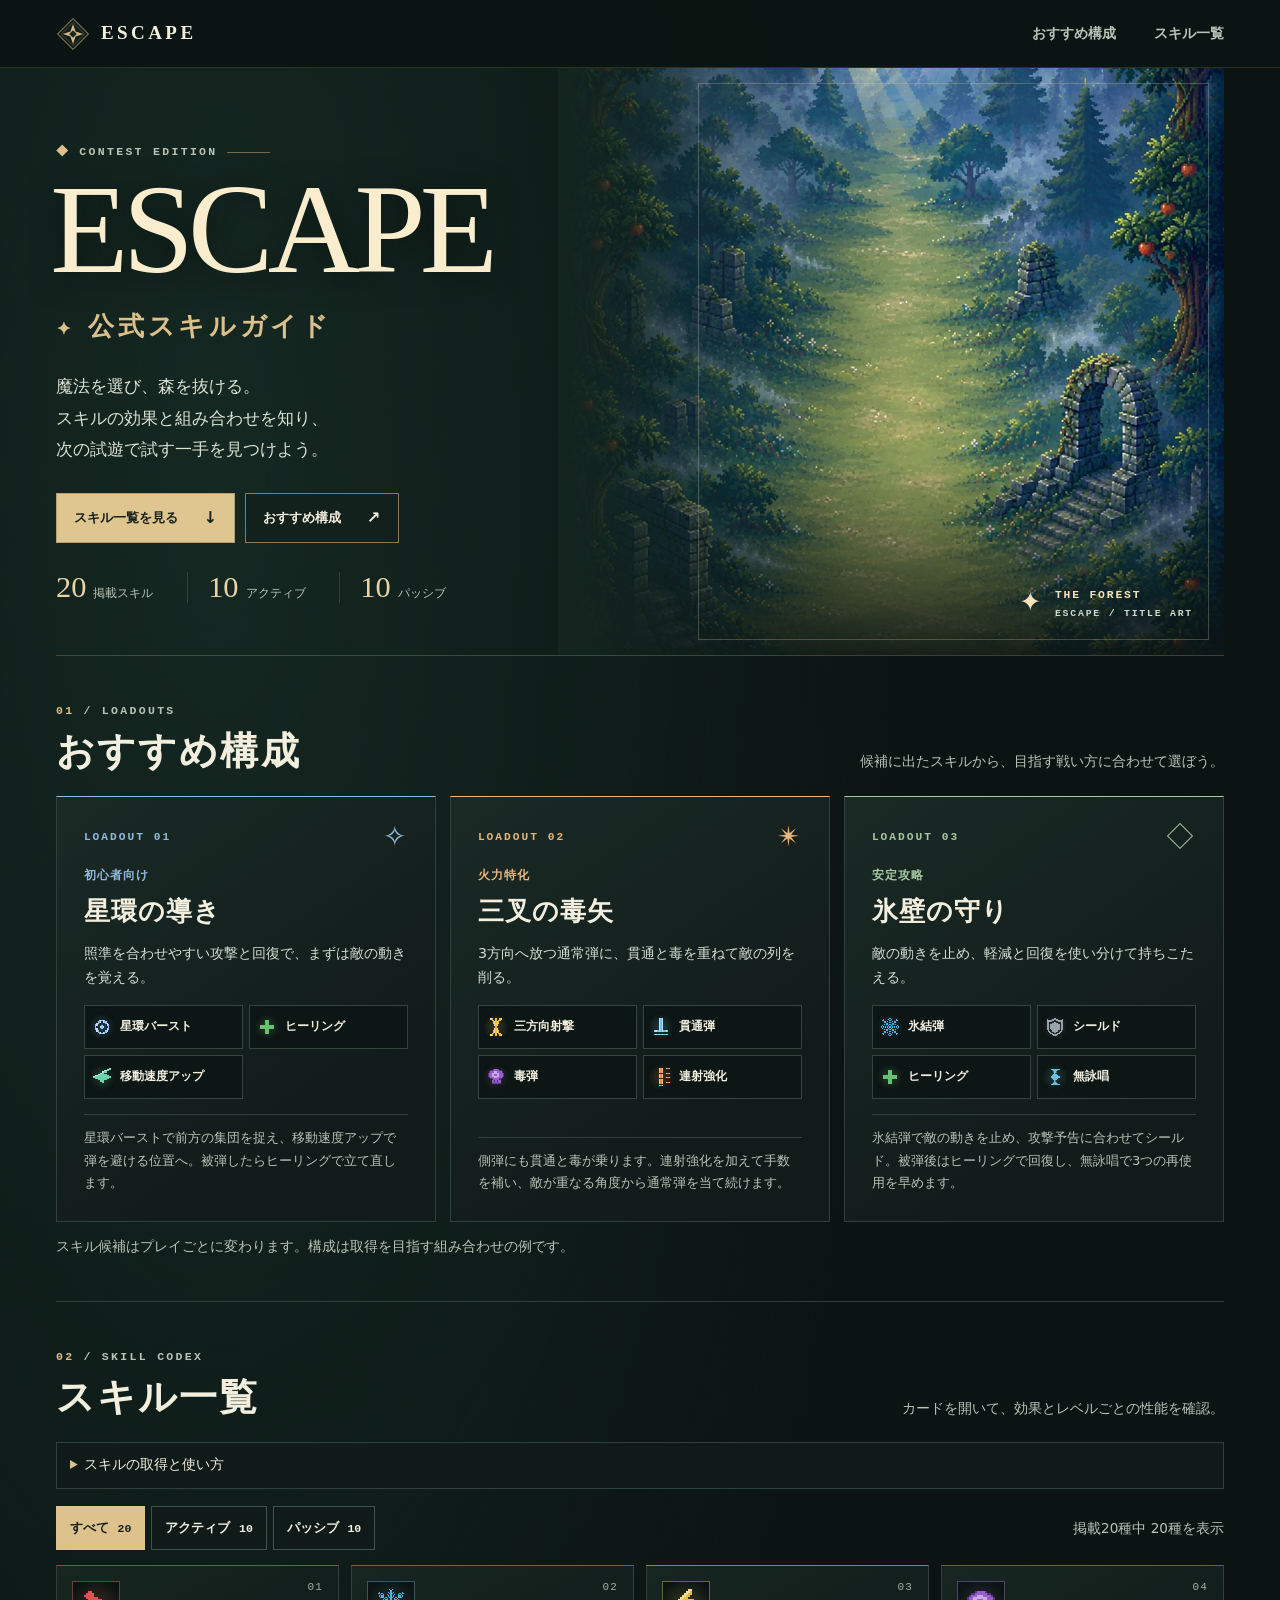
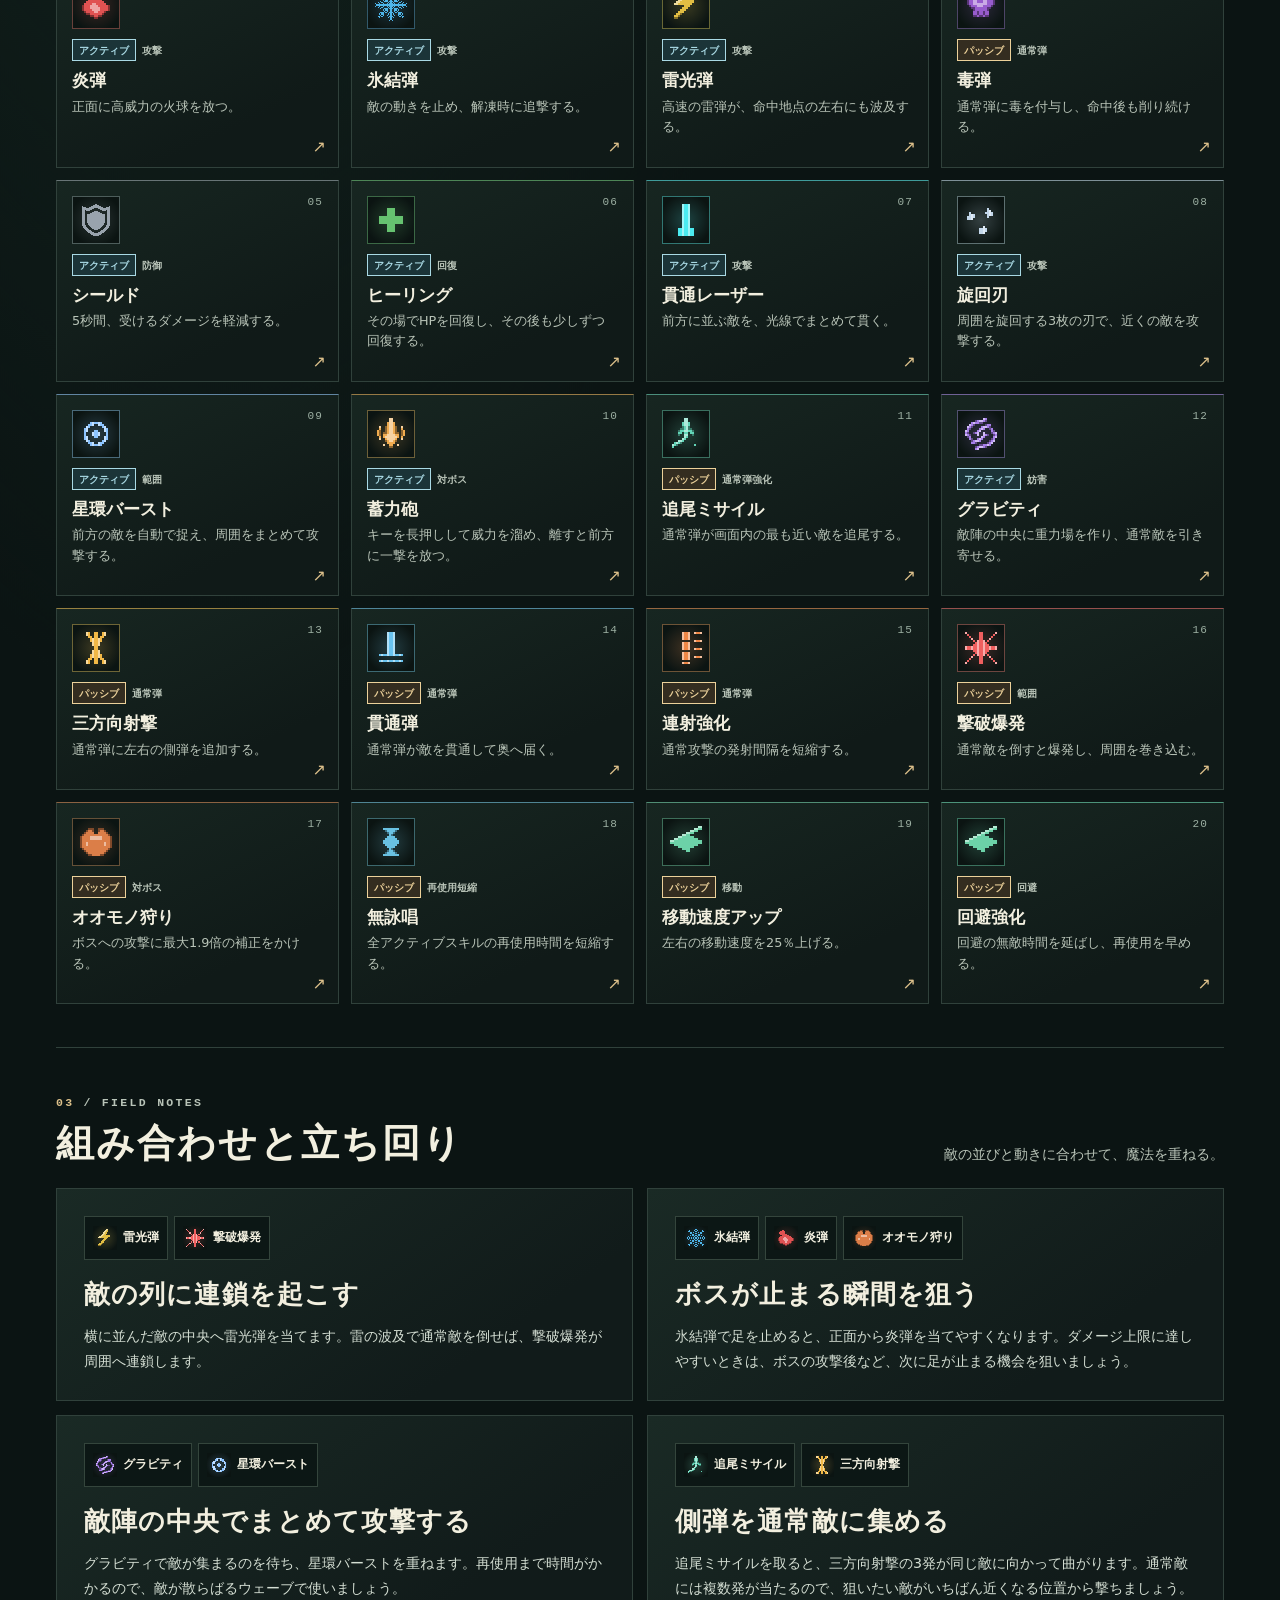
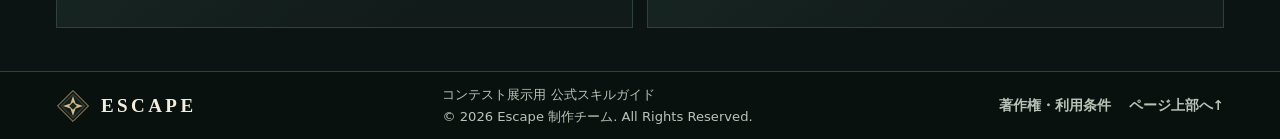
<file: index.html>
<!doctype html>
<html lang="ja">
<head>
  <meta charset="utf-8">
  <meta name="viewport" content="width=device-width, initial-scale=1">
  <meta name="theme-color" content="#0b1413">
  <meta name="description" content="Unity製シューティングゲーム『Escape』の公式スキルガイド。スキルの効果や強化内容、おすすめの組み合わせを紹介。">
  <title>Escape — 公式スキルガイド</title>
  <link rel="icon" href="./assets/crest.svg" type="image/svg+xml">
  <link rel="stylesheet" href="./style.css">
  <script src="./guide-data.js" defer></script>
  <script src="./guide.js" defer></script>
</head>
<body id="top">
  <a class="skip-link" href="#main">本文へ移動</a>
  <header class="site-header">
    <div class="shell header-inner">
      <a class="brand" href="#top" aria-label="Escape トップへ">
        <img src="./assets/crest.svg" alt="" width="34" height="34"><span>ESCAPE</span>
      </a>
      <nav aria-label="メインナビゲーション">
        <a href="#builds">おすすめ構成</a>
        <a href="#skills">スキル一覧</a>
      </nav>
    </div>
  </header>

  <main id="main">
    <section class="hero shell" aria-labelledby="hero-title">
      <div class="hero-copy">
        <p class="eyebrow hero-kicker"><span aria-hidden="true">◆</span> CONTEST EDITION <span class="kicker-line"></span></p>
        <h1 id="hero-title">Escape</h1>
        <p class="hero-subtitle"><span aria-hidden="true">✦</span> 公式スキルガイド</p>
        <p class="hero-intro">魔法を選び、森を抜ける。<br>スキルの効果と組み合わせを知り、<br>次の試遊で試す一手を見つけよう。</p>
        <div class="hero-actions">
          <a class="button primary" href="#skills">スキル一覧を見る <span aria-hidden="true">↓</span></a>
          <a class="button secondary" href="#builds">おすすめ構成 <span aria-hidden="true">↗</span></a>
        </div>
        <div class="hero-stats" aria-label="収録スキル数">
          <span><b data-total>20</b> 掲載スキル</span>
          <span><b data-active>10</b> アクティブ</span>
          <span><b data-passive>10</b> パッシブ</span>
        </div>
      </div>
      <figure class="hero-art">
        <picture>
          <source media="(max-width: 680px)" srcset="./assets/title-forest-small.webp">
          <img src="./assets/title-forest.webp" alt="朝の光が射す森に、古い石壁に囲まれた道が延びる" width="880" height="1564" fetchpriority="high">
        </picture>
        <span class="art-line" aria-hidden="true"></span>
        <figcaption><span>✦</span><span>THE FOREST<br><small>ESCAPE / TITLE ART</small></span></figcaption>
      </figure>
    </section>

    <noscript><div class="shell no-script">スキルガイドを表示するには、ブラウザーの JavaScript を有効にしてください。</div></noscript>

    <section class="guide-section builds-section shell" id="builds" aria-labelledby="build-title">
      <div class="section-heading">
        <div>
          <p class="eyebrow"><span>01</span> / LOADOUTS</p>
          <h2 id="build-title">おすすめ構成</h2>
        </div>
        <p>候補に出たスキルから、目指す戦い方に合わせて選ぼう。</p>
      </div>
      <div class="build-grid" id="build-list"></div>
      <p class="build-note">スキル候補はプレイごとに変わります。構成は取得を目指す組み合わせの例です。</p>
    </section>

    <section class="guide-section catalog-section shell" id="skills" aria-labelledby="skill-title">
      <div class="section-heading">
        <div>
          <p class="eyebrow"><span>02</span> / SKILL CODEX</p>
          <h2 id="skill-title">スキル一覧</h2>
        </div>
        <p>カードを開いて、効果とレベルごとの性能を確認。</p>
      </div>
      <details class="game-rules">
        <summary>スキルの取得と使い方</summary>
        <ul>
          <li>開始時や一部のウェーブ・ボスのクリア後に、最大3つの候補から1つを選びます。選択画面では <kbd>R</kbd> で候補を1回引き直せます。</li>
          <li>新しく取得したアクティブは <kbd>Q</kbd> <kbd>E</kbd> <kbd>R</kbd> <kbd>T</kbd> のうち最初の空き枠に入ります。4枠が埋まったあとも、取得済みのアクティブは再取得で強化できます。</li>
          <li>蓄力砲は割り当てキーを長押しし、離した瞬間に発射します。</li>
          <li>パッシブは専用欄に入り、取得すると自動で効果を発揮します。</li>
          <li>同じスキルの再取得でLv.5まで強化できます。移動速度アップはLv.1で効果が最大です。</li>
          <li>性能表のダメージは、通常の命中で減るHPの目安です。ボス戦ではオオモノ狩りの補正や、短時間に受けるダメージの上限で変動します。</li>
        </ul>
      </details>
      <div class="catalog-controls">
        <div class="filters" role="group" aria-label="スキルの種類で絞り込む">
          <button type="button" data-filter="all" aria-pressed="true">すべて <span data-total>20</span></button>
          <button type="button" data-filter="active" aria-pressed="false">アクティブ <span data-active>10</span></button>
          <button type="button" data-filter="passive" aria-pressed="false">パッシブ <span data-passive>10</span></button>
        </div>
        <p class="results" id="result-count" role="status"></p>
      </div>
      <div class="skill-grid" id="skill-list"></div>
    </section>

    <section class="guide-section tactics-section shell" id="tactics" aria-labelledby="tactics-title">
      <div class="section-heading">
        <div>
          <p class="eyebrow"><span>03</span> / FIELD NOTES</p>
          <h2 id="tactics-title">組み合わせと立ち回り</h2>
        </div>
        <p>敵の並びと動きに合わせて、魔法を重ねる。</p>
      </div>
      <div class="tactics-grid" id="tactic-list"></div>
    </section>
  </main>

  <footer class="site-footer">
    <div class="shell footer-inner">
      <div class="brand"><img src="./assets/crest.svg" alt="" width="34" height="34"><span>ESCAPE</span></div>
      <div class="footer-copy">
        <p>コンテスト展示用 公式スキルガイド</p>
        <p>© 2026 Escape 制作チーム. All Rights Reserved.</p>
      </div>
      <nav class="footer-links" aria-label="フッターナビゲーション">
        <a href="./terms.html">著作権・利用条件</a>
        <a href="#top">ページ上部へ <span aria-hidden="true">↑</span></a>
      </nav>
    </div>
  </footer>

  <dialog id="skill-detail" aria-labelledby="detail-title">
    <div class="detail-shell">
      <div class="detail-top">
        <p class="eyebrow"><span aria-hidden="true">◆</span> SKILL RECORD</p>
        <button type="button" class="close-detail" aria-label="スキル詳細を閉じる" autofocus>閉じる <span aria-hidden="true">×</span></button>
      </div>
      <div id="detail-content"></div>
    </div>
  </dialog>
</body>
</html>
</file>
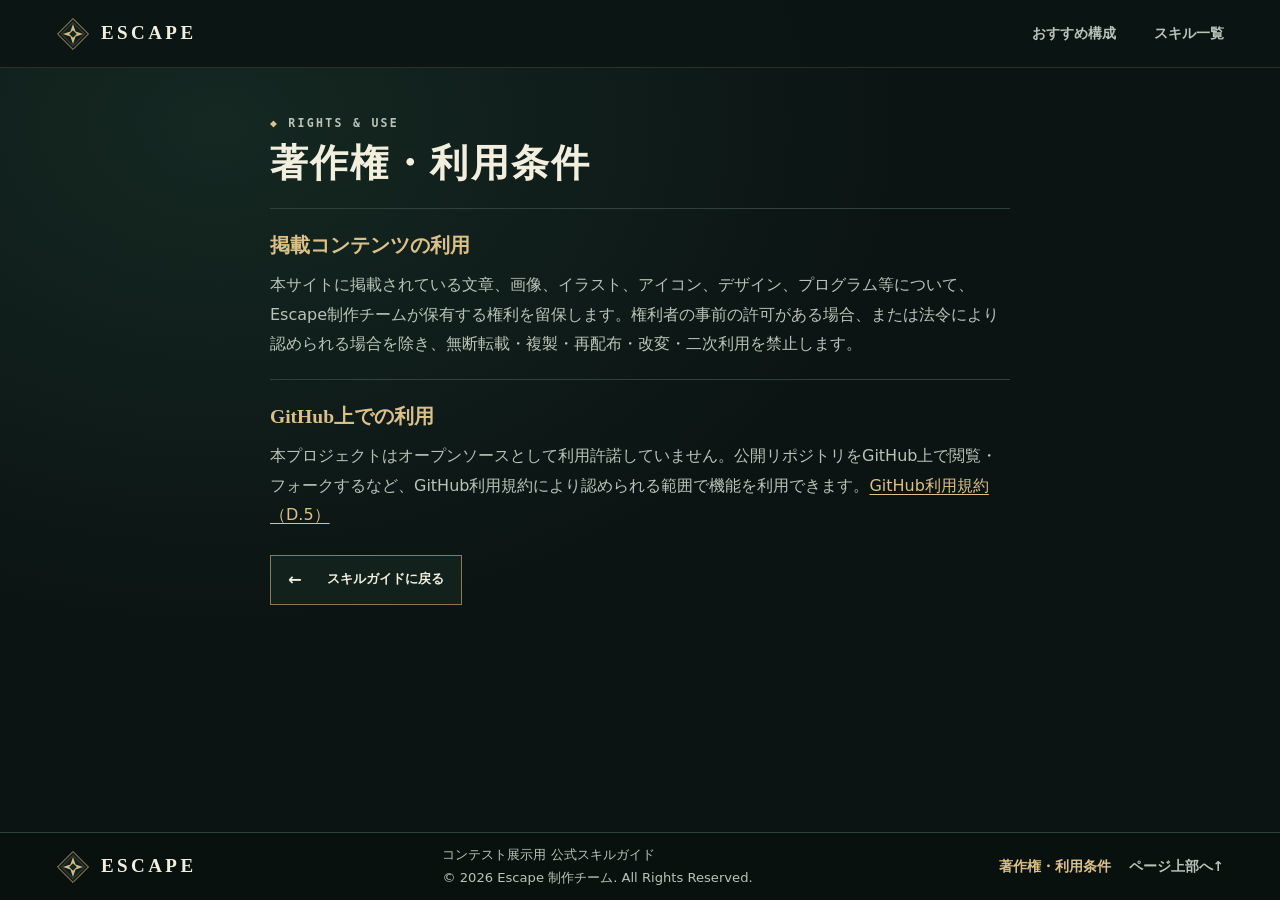
<file: terms.html>
<!doctype html>
<html lang="ja">
<head>
  <meta charset="utf-8">
  <meta name="viewport" content="width=device-width, initial-scale=1">
  <meta name="theme-color" content="#0b1413">
  <meta name="description" content="Escape公式スキルガイドの著作権と利用条件。">
  <title>著作権・利用条件 — Escape 公式スキルガイド</title>
  <link rel="icon" href="./assets/crest.svg" type="image/svg+xml">
  <link rel="stylesheet" href="./style.css">
</head>
<body class="terms-page" id="top">
  <a class="skip-link" href="#main">本文へ移動</a>
  <header class="site-header">
    <div class="shell header-inner">
      <a class="brand" href="./index.html" aria-label="Escape 公式スキルガイドへ">
        <img src="./assets/crest.svg" alt="" width="34" height="34"><span>ESCAPE</span>
      </a>
      <nav aria-label="メインナビゲーション">
        <a href="./index.html#builds">おすすめ構成</a>
        <a href="./index.html#skills">スキル一覧</a>
      </nav>
    </div>
  </header>

  <main class="shell guide-section" id="main">
    <article class="terms-content" aria-labelledby="terms-title">
      <header class="section-heading">
        <div>
          <p class="eyebrow"><span aria-hidden="true">◆</span> RIGHTS &amp; USE</p>
          <h1 id="terms-title">著作権・利用条件</h1>
        </div>
      </header>

      <section class="terms-section" aria-labelledby="content-rights">
        <h2 id="content-rights">掲載コンテンツの利用</h2>
        <p>本サイトに掲載されている文章、画像、イラスト、アイコン、デザイン、プログラム等について、Escape制作チームが保有する権利を留保します。権利者の事前の許可がある場合、または法令により認められる場合を除き、無断転載・複製・再配布・改変・二次利用を禁止します。</p>
      </section>

      <section class="terms-section" aria-labelledby="github-use">
        <h2 id="github-use">GitHub上での利用</h2>
        <p>本プロジェクトはオープンソースとして利用許諾していません。公開リポジトリをGitHub上で閲覧・フォークするなど、GitHub利用規約により認められる範囲で機能を利用できます。<a href="https://docs.github.com/en/site-policy/github-terms/github-terms-of-service#5-license-grant-to-other-users">GitHub利用規約（D.5）</a></p>
      </section>

      <a class="button secondary terms-back" href="./index.html"><span aria-hidden="true">←</span> スキルガイドに戻る</a>
    </article>
  </main>

  <footer class="site-footer">
    <div class="shell footer-inner">
      <div class="brand"><img src="./assets/crest.svg" alt="" width="34" height="34"><span>ESCAPE</span></div>
      <div class="footer-copy">
        <p>コンテスト展示用 公式スキルガイド</p>
        <p>© 2026 Escape 制作チーム. All Rights Reserved.</p>
      </div>
      <nav class="footer-links" aria-label="フッターナビゲーション">
        <a href="./terms.html" aria-current="page">著作権・利用条件</a>
        <a href="#top">ページ上部へ <span aria-hidden="true">↑</span></a>
      </nav>
    </div>
  </footer>
</body>
</html>
</file>
<file: style.css>
:root {
  color-scheme: dark;
  --ink: #0b1413;
  --surface: #13201e;
  --surface-dark: #101b19;
  --line: #30413b;
  --text: #f2efdf;
  --muted: #b9c4b8;
  --gold: #dcc08a;
  --mint: #9dd5c4;
  --serif: Georgia, "Yu Mincho", "Hiragino Mincho ProN", serif;
  --sans: system-ui, -apple-system, "Hiragino Sans", "Yu Gothic", Meiryo, sans-serif;
  font-family: var(--sans);
  background: var(--ink);
  color: var(--text);
  scroll-behavior: smooth;
  scroll-padding-top: 88px;
}

*, *::before, *::after { box-sizing: border-box; }
body {
  margin: 0;
  background: radial-gradient(ellipse at 17% 14%, #152822 0%, transparent 43rem), var(--ink);
  line-height: 1.7;
}
h1, h2, h3, p, figure { margin: 0; }
a { color: inherit; text-decoration: none; }
button, input { font: inherit; }
button { cursor: pointer; }
img { display: block; max-width: 100%; }
[hidden] { display: none !important; }
:focus-visible { outline: 2px solid #f5d597; outline-offset: 4px; }
body:has(dialog[open]) { overflow: hidden; }
.shell { width: min(1280px, calc(100% - 112px)); margin-inline: auto; }

.skip-link {
  position: fixed;
  top: 8px;
  left: 8px;
  z-index: 20;
  padding: 8px 16px;
  color: var(--ink);
  background: var(--gold);
  transform: translateY(-150%);
}
.skip-link:focus { transform: none; }
.site-header {
  position: sticky;
  top: 0;
  z-index: 10;
  background: #0b1513f5;
  border-bottom: 1px solid #b1975b37;
}
.header-inner, .footer-inner {
  display: flex;
  justify-content: space-between;
  align-items: center;
  min-height: 67px;
  gap: 20px;
}
.brand {
  display: inline-flex;
  gap: 11px;
  align-items: center;
  font-family: Georgia, serif;
  font-size: 19px;
  font-weight: bold;
  letter-spacing: .18em;
  color: var(--text);
  min-height: 44px;
}
.site-header nav { display: flex; gap: clamp(10px, 3vw, 42px); align-items: center; }
.site-header nav a, .site-footer a {
  display: inline-flex;
  align-items: center;
  min-height: 44px;
  color: var(--muted);
  font-size: .85rem;
  font-weight: 650;
  transition: color .18s;
}
.site-header nav a:hover, .site-footer a:hover { color: var(--gold); }

.hero {
  position: relative;
  display: grid;
  grid-template-columns: 1fr 1fr;
  align-items: center;
  min-height: 550px;
  isolation: isolate;
  border-bottom: 1px solid #a78c5a5c;
}
.hero-copy {
  position: relative;
  z-index: 1;
  padding: clamp(40px, 6vw, 90px) 15px clamp(36px, 4vw, 62px) 0;
  animation: enter .5s ease-out both;
}
.eyebrow {
  display: flex;
  align-items: center;
  gap: 9px;
  font-family: ui-monospace, Consolas, monospace;
  font-weight: 600;
  font-size: .72rem;
  line-height: 1.3;
  letter-spacing: .2em;
  color: var(--muted);
}
.eyebrow span { color: var(--gold); }
.kicker-line { width: 43px; height: 1px; background: #b49562a0; }
.hero h1 {
  margin: 9px 0 5px -.045em;
  font: 400 clamp(5.1rem, 10vw, 10rem)/.95 Georgia, serif;
  text-transform: uppercase;
  letter-spacing: -.045em;
  color: #faedce;
  text-shadow: 0 4px 30px #080f0cbb;
}
.hero-subtitle {
  margin: 14px 0 22px;
  color: var(--gold);
  font-family: var(--serif);
  font-weight: 650;
  font-size: clamp(1.2rem, 2.15vw, 1.65rem);
  letter-spacing: .14em;
}
.hero-subtitle span { margin-right: .18em; font-size: .7em; }
.hero-intro { color: #dce3d6; font-size: clamp(.91rem, 1.45vw, 1.04rem); line-height: 1.9; }
.hero-actions { display: flex; flex-wrap: wrap; gap: 10px; margin: 27px 0 29px; }
.button {
  min-height: 49px;
  display: inline-flex;
  align-items: center;
  gap: clamp(12px, 2vw, 26px);
  justify-content: space-between;
  padding: 10px 17px;
  border: 1px solid #b89f6f;
  font-size: .83rem;
  font-weight: 750;
  transition: background .2s, color .2s, border-color .2s;
}
.button span { font-size: 1.02rem; }
.primary { background: #dfc58f; color: #17211b; }
.primary:hover { background: #f5db9e; }
.secondary { background: #13211c; color: var(--text); border-color: #8c7955; }
.secondary:hover { background: #26352a; border-color: var(--gold); }
.hero-stats { display: flex; gap: clamp(8px, 2.6vw, 35px); color: var(--muted); }
.hero-stats > span { display: flex; align-items: baseline; gap: 7px; font-size: .72rem; white-space: nowrap; }
.hero-stats > span + span { border-left: 1px solid #ab9c663b; padding-left: clamp(8px, 1.6vw, 22px); }
.hero-stats b { font: 400 clamp(1.35rem, 2.5vw, 1.9rem)/1 Georgia, serif; color: #e9d4a5; }
.hero-art {
  position: absolute;
  inset: 0 0 0 43%;
  overflow: hidden;
  z-index: -1;
  background: #163227;
}
.hero-art img { width: 100%; height: 100%; object-fit: cover; object-position: 50% 30%; }
.hero-art::after {
  content: "";
  position: absolute;
  inset: 0;
  background: linear-gradient(90deg, #14251f 0%, #13241ed4 7%, #10201b52 28%, transparent 52%),
              linear-gradient(0deg, #0c1514ec 0%, #0c151400 33%);
}
.art-line { position: absolute; inset: 15px 15px 15px 21%; border: 1px solid #e3cca143; z-index: 1; pointer-events: none; }
.hero-art figcaption {
  position: absolute;
  bottom: 29px;
  right: 31px;
  z-index: 1;
  display: flex;
  align-items: center;
  gap: 11px;
  color: #f6e2b8;
  font: 600 .71rem/1.6 ui-monospace, Consolas, monospace;
  letter-spacing: .16em;
  text-align: left;
}
.hero-art figcaption > span:first-child { font-size: 1.7rem; font-weight: 400; }
.hero-art small { color: #cfdbce; font-size: .61rem; }
.no-script { padding-block: 20px; color: var(--gold); }

.guide-section { padding-block: 48px 43px; }
.section-heading {
  display: flex;
  justify-content: space-between;
  align-items: end;
  gap: 20px;
  margin-bottom: 21px;
}
.section-heading h2, .section-heading h1 {
  font-family: var(--serif);
  font-weight: 700;
  font-size: clamp(1.55rem, 3vw, 2.65rem);
  line-height: 1.25;
  letter-spacing: .055em;
  margin-top: 8px;
}
.section-heading > p, .build-note, .results { color: var(--muted); font-size: .85rem; }
.section-heading > p { padding-bottom: 1px; }
.build-grid { display: grid; grid-template-columns: repeat(3, minmax(0, 1fr)); gap: 14px; }
.build-card, .tactic-card {
  position: relative;
  display: flex;
  flex-direction: column;
  border: 1px solid var(--line);
  padding: clamp(16px, 2.1vw, 28px);
  background: linear-gradient(145deg, #1a2a25, #111b1a 75%);
}
.build-card { border-top-color: var(--build-color); }
.build-index {
  display: flex;
  align-items: center;
  justify-content: space-between;
  color: var(--build-color);
  font: 600 .7rem/1.1 ui-monospace, Consolas, monospace;
  letter-spacing: .18em;
  margin-bottom: 14px;
}
.build-glyph { font: 400 1.75rem/1 Georgia, serif; }
.build-label { color: var(--build-color); font-size: .76rem; font-weight: 700; letter-spacing: .08em; }
.build-card h3, .tactic-card h3 {
  margin: 4px 0 7px;
  font-family: var(--serif);
  font-size: clamp(1.2rem, 2.1vw, 1.6rem);
  letter-spacing: .045em;
}
.build-summary, .tactic-card p { color: #d4ded3; font-size: .89rem; line-height: 1.75; }
.skill-links {
  list-style: none;
  padding: 0;
  margin: 15px 0;
  display: grid;
  grid-template-columns: repeat(2, minmax(0, 1fr));
  gap: 6px;
}
.skill-link {
  display: flex;
  align-items: center;
  gap: 6px;
  height: 100%;
  min-height: 44px;
  padding: 4px 5px;
  background: #0c1715;
  border: 1px solid #34453c;
  font-size: .76rem;
  line-height: 1.3;
  font-weight: 650;
  transition: background .18s, border-color .18s;
}
.skill-link:hover { border-color: #aa986b; background: #202d25; }
.skill-icon {
  --accent: var(--gold);
  display: grid;
  place-items: center;
  width: 48px;
  height: 48px;
  flex: none;
  border: 1px solid #43524a;
  border-color: color-mix(in srgb, var(--accent), #23362d 64%);
  background: radial-gradient(ellipse, color-mix(in srgb, var(--accent) 20%, #111b18), #0b1412 80%);
}
.skill-icon img { width: 32px; height: 32px; object-fit: contain; image-rendering: pixelated; }
.skill-link .skill-icon { width: 24px; height: 24px; border: 0; }
.skill-link img { width: 18px; height: 18px; }
.build-tactic {
  margin-top: auto;
  border-top: 1px solid var(--line);
  padding-top: 12px;
  color: var(--muted);
  font-size: .82rem;
}
.build-note { margin-top: 13px; }

.catalog-section, .tactics-section { border-top: 1px solid var(--line); }
.game-rules {
  border: 1px solid var(--line);
  background: #101a18;
  margin-bottom: 17px;
  font-size: .85rem;
  color: var(--muted);
}
.game-rules summary {
  min-height: 45px;
  padding: 10px 13px;
  color: var(--text);
  cursor: pointer;
}
.game-rules summary::marker { color: var(--gold); }
.game-rules ul { margin: 0 14px 13px; padding-left: 21px; }
.game-rules li + li { margin-top: 4px; }
kbd {
  display: inline-block;
  min-width: 1.65em;
  padding: 0 .2em;
  text-align: center;
  color: #f0d49b;
  border: 1px solid #7e704f;
  border-radius: 3px;
}
.catalog-controls { display: flex; justify-content: space-between; align-items: center; gap: 13px; margin-bottom: 15px; }
.filters { display: flex; flex-wrap: wrap; gap: 6px; }
.filters button {
  min-height: 44px;
  padding: 7px 13px;
  border: 1px solid #42534b;
  color: var(--text);
  background: var(--surface-dark);
  font-size: .82rem;
  font-weight: 700;
}
.filters button:hover { border-color: var(--gold); }
.filters button[aria-pressed="true"] { background: #ddc28b; color: #17211b; border-color: #ddc28b; }
.filters button span { margin-left: 4px; font: 600 .72rem ui-monospace, Consolas, monospace; }
.skill-grid { display: grid; grid-template-columns: repeat(4, minmax(0, 1fr)); gap: 12px; }
.skill-card {
  display: flex;
  flex-direction: column;
  position: relative;
  min-height: 176px;
  padding: 15px 15px 29px;
  background: linear-gradient(155deg, #172621, #101a18 74%);
  border: 1px solid var(--line);
  border-top-color: color-mix(in srgb, var(--accent), #314039 47%);
  transition: border-color .18s, background .18s, transform .18s;
}
.skill-card:hover { border-color: var(--accent); background: #1c2a25; transform: translateY(-2px); }
.skill-card-top { display: flex; justify-content: space-between; align-items: start; margin-bottom: 10px; }
.skill-number { color: #9cafa2; font: 500 .69rem ui-monospace, Consolas, monospace; letter-spacing: .1em; }
.skill-tags { display: flex; gap: 6px; flex-wrap: wrap; align-items: center; }
.type-tag, .role-tag { font-size: .65rem; line-height: 1.35; font-weight: 750; }
.type-tag { padding: 3px 6px; border: 1px solid currentColor; }
.type-tag.active { color: #a9d9e4; background: #1b3438; }
.type-tag.passive { color: #ecd19a; background: #342d20; }
.role-tag { color: var(--muted); }
.skill-card h3 { font-size: 1.08rem; line-height: 1.35; margin: 8px 0 4px; }
.skill-card p { color: var(--muted); font-size: .8rem; line-height: 1.6; }
.card-arrow { position: absolute; right: 12px; bottom: 6px; color: var(--gold); }

.tactics-grid { display: grid; grid-template-columns: repeat(2, minmax(0, 1fr)); gap: 14px; }
.tactic-card .skill-links { display: flex; flex-wrap: wrap; margin: 0 0 9px; }
.tactic-card .skill-link { padding-inline: 8px; }
.site-footer { border-top: 1px solid var(--line); background: #09110f; }
.footer-inner { flex-wrap: wrap; padding-block: 11px; }
.site-footer p { color: var(--muted); font-size: .82rem; }
.footer-links { display: flex; flex-wrap: wrap; gap: 0 18px; }
.footer-links a[aria-current="page"] { color: var(--gold); }

.terms-page { display: flex; flex-direction: column; min-height: 100vh; }
.terms-page main { flex: 1; }
.terms-content { max-width: 740px; margin-inline: auto; }
.terms-section {
  padding-block: 20px;
  border-top: 1px solid var(--line);
}
.terms-section h2 { color: var(--gold); font-family: var(--serif); font-size: 1.22rem; }
.terms-section p { margin-top: 8px; color: var(--muted); line-height: 1.85; }
.terms-section a { color: var(--gold); text-decoration: underline; text-underline-offset: .18em; }
.terms-back { margin-top: 5px; }

dialog {
  width: min(610px, calc(100% - 30px));
  max-width: none;
  max-height: min(90dvh, 900px);
  padding: 0;
  border: 1px solid #a28a5d;
  color: var(--text);
  background: #12201c;
  box-shadow: 0 18px 65px #0009;
  overscroll-behavior: contain;
}
dialog::backdrop { background: #030908d9; }
dialog[open] { animation: enter .18s ease-out both; }
.detail-shell { padding: 0 clamp(14px, 4vw, 34px) 23px; }
.detail-top {
  display: flex;
  align-items: center;
  justify-content: space-between;
  gap: 12px;
  position: sticky;
  top: 0;
  z-index: 1;
  background: #12201c;
  border-bottom: 1px solid var(--line);
  padding: 9px 0;
}
.close-detail {
  min-height: 44px;
  padding: 4px 10px;
  background: #1c2d26;
  border: 1px solid #617267;
  color: var(--text);
  font-size: .83rem;
}
.close-detail span { color: var(--gold); font-size: 1.15rem; margin-left: 3px; }
.close-detail:hover { border-color: var(--gold); }
.detail-heading { display: flex; align-items: center; gap: 14px; margin: 19px 0 14px; }
.detail-heading .skill-icon { width: 70px; height: 70px; }
.detail-heading .skill-icon img { width: 44px; height: 44px; }
.detail-heading h2 { margin: 4px 0 0; font-family: var(--serif); font-size: clamp(1.35rem, 4.8vw, 2rem); line-height: 1.25; }
.detail-game-id { font-size: .75rem; color: var(--muted); letter-spacing: .08em; }
.detail-section { margin: 12px 0; }
.detail-section h3, .detail-tip h3, .stat-table caption { color: var(--gold); font-size: .86rem; font-weight: 750; }
.detail-section p, .detail-tip p { font-size: .89rem; line-height: 1.7; color: #dae3d8; margin-top: 3px; }
.stat-table { width: 100%; border-collapse: collapse; font-size: .82rem; text-align: left; }
.stat-table caption { text-align: left; padding: 3px 0 6px; }
.stat-table th, .stat-table td { padding: 5px clamp(5px, 1.7vw, 13px); border-bottom: 1px solid var(--line); }
.stat-table thead th { color: #d5e4d9; background: #25372e; }
.stat-table tbody th { font-weight: 650; color: var(--muted); white-space: nowrap; }
.stat-table tbody tr:nth-child(even) { background: #172923; }
.stat-note { margin-top: 6px; color: var(--muted); font-size: .73rem; }
.detail-tip { margin-top: 15px; padding: 8px 11px; border-left: 2px solid #c6a66d; background: #203027; }

@keyframes enter { from { opacity: 0; transform: translateY(5px); } to { opacity: 1; transform: translateY(0); } }

@media (max-width: 1050px) {
  .shell { width: calc(100% - 64px); }
  .hero { min-height: 505px; }
  .hero h1 { font-size: clamp(5rem, 11.2vw, 7rem); }
}
@media (max-width: 880px) {
  .skill-grid { grid-template-columns: repeat(3, minmax(0, 1fr)); }
  .build-card { padding-inline: 12px; }
  .skill-links { grid-template-columns: 1fr; }
}
@media (max-width: 680px) {
  :root { scroll-padding-top: 68px; }
  .shell { width: calc(100% - 32px); }
  .header-inner { min-height: 56px; gap: 7px; }
  .brand { gap: 6px; font-size: .92rem; }
  .brand img { width: 27px; height: 27px; }
  .site-header nav { gap: 10px; }
  .site-header nav a { font-size: .72rem; }
  .hero { display: flex; align-items: end; min-height: 470px; }
  .hero-copy { width: 100%; padding: 102px 3px 22px; }
  .hero h1 { font-size: clamp(3.6rem, 15vw, 6.3rem); }
  .hero-subtitle { margin: 10px 0 13px; }
  .hero-intro { font-size: .88rem; line-height: 1.7; }
  .hero-actions { margin: 18px 0 21px; gap: 7px; }
  .button { min-height: 45px; gap: 8px; padding-inline: 9px; font-size: .76rem; }
  .hero-art { inset: 0 -16px 0 0; }
  .hero-art img { object-position: 50% 23%; }
  .hero-art::after {
    background: linear-gradient(0deg, #0b1513 1%, #0b1513f5 22%, #0b1513d9 45%, #0b151370 70%, #0b151315 100%),
                linear-gradient(90deg, #0b1513c4, transparent 80%);
  }
  .art-line { inset: 10px 10px 12px 0; border-left: 0; }
  .hero-art figcaption { bottom: auto; top: 17px; right: 18px; font-size: .61rem; text-shadow: 0 1px 8px #000; }
  .hero-art small { display: none; }
  .hero-stats { gap: 7px; }
  .hero-stats > span { gap: 4px; font-size: .65rem; }
  .hero-stats > span + span { padding-left: 7px; }
  .guide-section { padding-block: 32px 29px; }
  .section-heading { flex-direction: column; align-items: start; gap: 8px; margin-bottom: 15px; }
  .build-grid, .tactics-grid { grid-template-columns: 1fr; gap: 11px; }
  .build-card { padding: 15px; }
  .build-index { margin-bottom: 7px; }
  .skill-links { grid-template-columns: repeat(2, minmax(0, 1fr)); }
  .catalog-controls { flex-direction: column; align-items: start; gap: 7px; }
  .filters { gap: 5px; }
  .filters button { padding-inline: 7px; font-size: .73rem; }
  .filters button span { margin-left: 2px; }
  .skill-grid { grid-template-columns: repeat(2, minmax(0, 1fr)); gap: 8px; }
  .skill-card { padding: 11px 9px 24px; min-height: 164px; }
  .skill-card h3 { font-size: .94rem; }
  .skill-card p { font-size: .75rem; }
  .skill-card .skill-tags { gap: 4px; }
  .type-tag, .role-tag { font-size: .6rem; }
  .footer-inner { gap: 2px 10px; }
  .footer-copy { flex-basis: 100%; }
}
@media (prefers-reduced-motion: reduce) {
  *, *::before, *::after { scroll-behavior: auto !important; animation: none !important; transition: none !important; }
}
</file>
